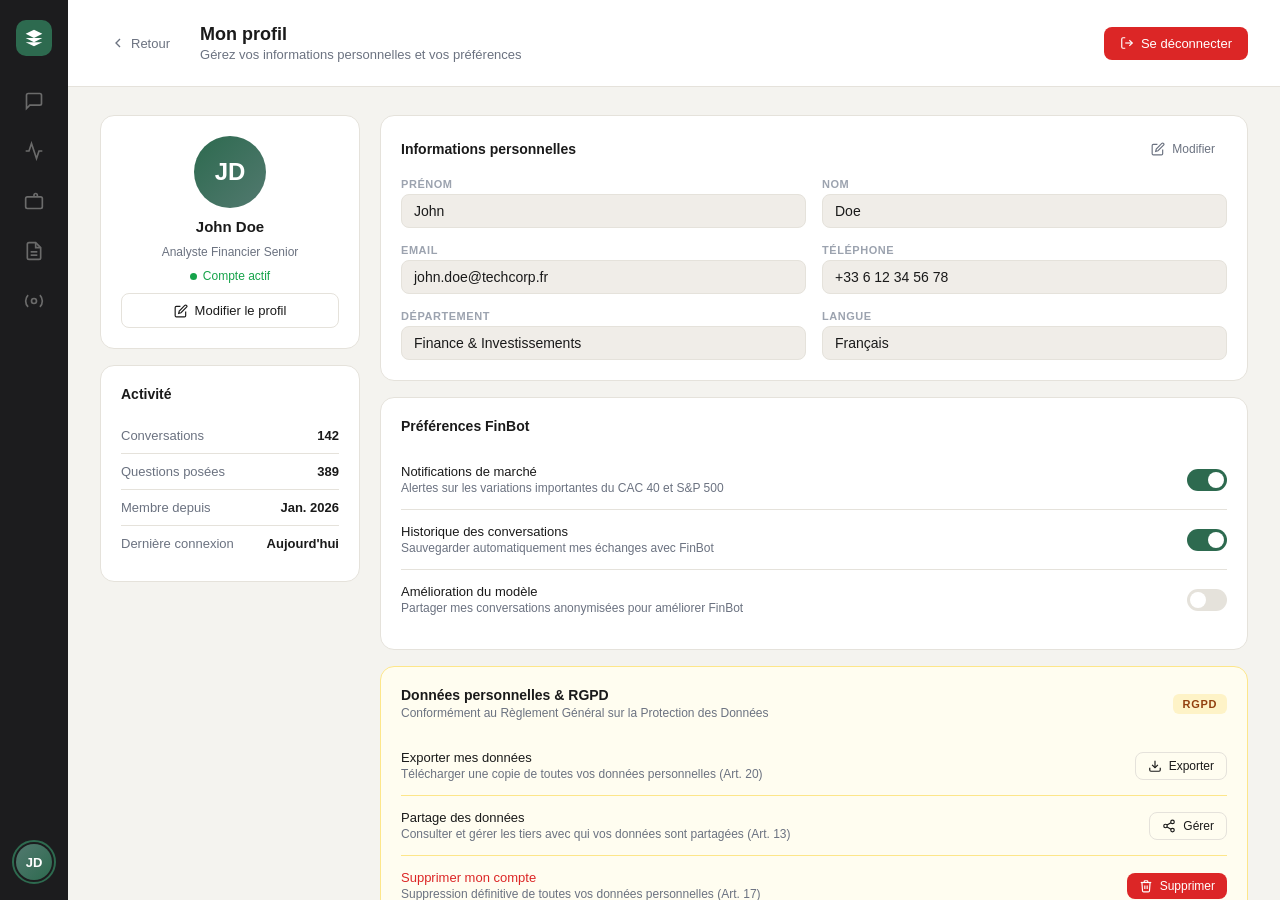
<file: profile.html>
<!DOCTYPE html>
<html lang="fr">
<head>
  <meta charset="UTF-8" />
  <meta name="viewport" content="width=device-width, initial-scale=1.0" />
  <title>TechCorp — Mon profil</title>
  <link rel="stylesheet" href="css/style.css" />
  <link rel="stylesheet" href="css/profile.css" />
</head>
<body>

  <!-- SIDEBAR -->
  <nav class="sidebar">
    <div class="sidebar-logo">
      <svg viewBox="0 0 24 24"><path d="M12 2L2 7l10 5 10-5-10-5zM2 17l10 5 10-5M2 12l10 5 10-5"/></svg>
    </div>
    <div class="sidebar-icon" title="Chat" onclick="window.location.href='index.html'">
      <svg viewBox="0 0 24 24" fill="none" stroke="currentColor" stroke-width="2"><path d="M21 15a2 2 0 0 1-2 2H7l-4 4V5a2 2 0 0 1 2-2h14a2 2 0 0 1 2 2z"/></svg>
    </div>
    <div class="sidebar-icon" title="Marchés">
      <svg viewBox="0 0 24 24" fill="none" stroke="currentColor" stroke-width="2"><polyline points="22 12 18 12 15 21 9 3 6 12 2 12"/></svg>
    </div>
    <div class="sidebar-icon" title="Portefeuille">
      <svg viewBox="0 0 24 24" fill="none" stroke="currentColor" stroke-width="2"><rect x="2" y="7" width="20" height="14" rx="2"/><path d="M16 7V5a2 2 0 0 0-4 0v2"/></svg>
    </div>
    <div class="sidebar-icon" title="Rapports">
      <svg viewBox="0 0 24 24" fill="none" stroke="currentColor" stroke-width="2"><path d="M14 2H6a2 2 0 0 0-2 2v16a2 2 0 0 0 2 2h12a2 2 0 0 0 2-2V8z"/><polyline points="14 2 14 8 20 8"/><line x1="16" y1="13" x2="8" y2="13"/><line x1="16" y1="17" x2="8" y2="17"/></svg>
    </div>
    <div class="sidebar-icon" title="Paramètres">
      <svg viewBox="0 0 24 24" fill="none" stroke="currentColor" stroke-width="2"><circle cx="12" cy="12" r="3"/><path d="M19.07 4.93a10 10 0 0 1 0 14.14M4.93 4.93a10 10 0 0 0 0 14.14"/></svg>
    </div>
    <div class="sidebar-spacer"></div>
    <div class="sidebar-avatar sidebar-avatar--active" title="Mon profil">JD</div>
  </nav>

  <!-- MAIN -->
  <main class="profile-main">

    <!-- HEADER -->
    <header class="profile-header">
      <div class="profile-header-left">
        <a href="index.html" class="back-btn">
          <svg viewBox="0 0 24 24" fill="none" stroke="currentColor" stroke-width="2"><polyline points="15 18 9 12 15 6"/></svg>
          Retour
        </a>
        <div>
          <h1 class="profile-title">Mon profil</h1>
          <p class="profile-subtitle">Gérez vos informations personnelles et vos préférences</p>
        </div>
      </div>
      <button class="btn btn--danger" onclick="openModal('modal-logout')">
        <svg viewBox="0 0 24 24" fill="none" stroke="currentColor" stroke-width="2"><path d="M9 21H5a2 2 0 0 1-2-2V5a2 2 0 0 1 2-2h4"/><polyline points="16 17 21 12 16 7"/><line x1="21" y1="12" x2="9" y2="12"/></svg>
        Se déconnecter
      </button>
    </header>

    <div class="profile-body">

      <!-- COLONNE GAUCHE -->
      <div class="profile-left">

        <!-- Avatar card -->
        <div class="card card--center">
          <div class="avatar-circle">JD</div>
          <div class="avatar-name">John Doe</div>
          <div class="avatar-role">Analyste Financier Senior</div>
          <div class="avatar-badge">
            <span class="status-dot"></span>
            Compte actif
          </div>
          <button class="btn btn--outline btn--full" onclick="openEdit()">
            <svg viewBox="0 0 24 24" fill="none" stroke="currentColor" stroke-width="2"><path d="M11 4H4a2 2 0 0 0-2 2v14a2 2 0 0 0 2 2h14a2 2 0 0 0 2-2v-7"/><path d="M18.5 2.5a2.121 2.121 0 0 1 3 3L12 15l-4 1 1-4 9.5-9.5z"/></svg>
            Modifier le profil
          </button>
        </div>

        <!-- Statistiques -->
        <div class="card">
          <div class="card-title">Activité</div>
          <div class="stat-list">
            <div class="stat-item">
              <span class="stat-label">Conversations</span>
              <span class="stat-value">142</span>
            </div>
            <div class="stat-item">
              <span class="stat-label">Questions posées</span>
              <span class="stat-value">389</span>
            </div>
            <div class="stat-item">
              <span class="stat-label">Membre depuis</span>
              <span class="stat-value">Jan. 2026</span>
            </div>
            <div class="stat-item">
              <span class="stat-label">Dernière connexion</span>
              <span class="stat-value">Aujourd'hui</span>
            </div>
          </div>
        </div>

      </div>

      <!-- COLONNE DROITE -->
      <div class="profile-right">

        <!-- Informations personnelles -->
        <div class="card">
          <div class="card-header">
            <div class="card-title">Informations personnelles</div>
            <button class="btn btn--ghost btn--sm" onclick="openEdit()">
              <svg viewBox="0 0 24 24" fill="none" stroke="currentColor" stroke-width="2"><path d="M11 4H4a2 2 0 0 0-2 2v14a2 2 0 0 0 2 2h14a2 2 0 0 0 2-2v-7"/><path d="M18.5 2.5a2.121 2.121 0 0 1 3 3L12 15l-4 1 1-4 9.5-9.5z"/></svg>
              Modifier
            </button>
          </div>
          <div class="field-grid">
            <div class="field">
              <div class="field-label">Prénom</div>
              <div class="field-value">John</div>
            </div>
            <div class="field">
              <div class="field-label">Nom</div>
              <div class="field-value">Doe</div>
            </div>
            <div class="field">
              <div class="field-label">Email</div>
              <div class="field-value">john.doe@techcorp.fr</div>
            </div>
            <div class="field">
              <div class="field-label">Téléphone</div>
              <div class="field-value">+33 6 12 34 56 78</div>
            </div>
            <div class="field">
              <div class="field-label">Département</div>
              <div class="field-value">Finance & Investissements</div>
            </div>
            <div class="field">
              <div class="field-label">Langue</div>
              <div class="field-value">Français</div>
            </div>
          </div>
        </div>

        <!-- Préférences -->
        <div class="card">
          <div class="card-title">Préférences FinBot</div>
          <div class="pref-list">
            <div class="pref-item">
              <div>
                <div class="pref-label">Notifications de marché</div>
                <div class="pref-sub">Alertes sur les variations importantes du CAC 40 et S&P 500</div>
              </div>
              <label class="toggle">
                <input type="checkbox" checked />
                <span class="toggle-slider"></span>
              </label>
            </div>
            <div class="pref-item">
              <div>
                <div class="pref-label">Historique des conversations</div>
                <div class="pref-sub">Sauvegarder automatiquement mes échanges avec FinBot</div>
              </div>
              <label class="toggle">
                <input type="checkbox" checked />
                <span class="toggle-slider"></span>
              </label>
            </div>
            <div class="pref-item">
              <div>
                <div class="pref-label">Amélioration du modèle</div>
                <div class="pref-sub">Partager mes conversations anonymisées pour améliorer FinBot</div>
              </div>
              <label class="toggle">
                <input type="checkbox" />
                <span class="toggle-slider"></span>
              </label>
            </div>
          </div>
        </div>

        <!-- RGPD -->
        <div class="card card--rgpd">
          <div class="card-header">
            <div>
              <div class="card-title">Données personnelles & RGPD</div>
              <div class="card-sub">Conformément au Règlement Général sur la Protection des Données</div>
            </div>
            <div class="rgpd-badge">RGPD</div>
          </div>
          <div class="rgpd-actions">
            <div class="rgpd-item">
              <div>
                <div class="rgpd-item-title">Exporter mes données</div>
                <div class="rgpd-item-sub">Télécharger une copie de toutes vos données personnelles (Art. 20)</div>
              </div>
              <button class="btn btn--outline btn--sm" onclick="openModal('modal-export')">
                <svg viewBox="0 0 24 24" fill="none" stroke="currentColor" stroke-width="2"><path d="M21 15v4a2 2 0 0 1-2 2H5a2 2 0 0 1-2-2v-4"/><polyline points="7 10 12 15 17 10"/><line x1="12" y1="15" x2="12" y2="3"/></svg>
                Exporter
              </button>
            </div>
            <div class="rgpd-divider"></div>
            <div class="rgpd-item">
              <div>
                <div class="rgpd-item-title">Partage des données</div>
                <div class="rgpd-item-sub">Consulter et gérer les tiers avec qui vos données sont partagées (Art. 13)</div>
              </div>
              <button class="btn btn--outline btn--sm" onclick="openModal('modal-sharing')">
                <svg viewBox="0 0 24 24" fill="none" stroke="currentColor" stroke-width="2"><circle cx="18" cy="5" r="3"/><circle cx="6" cy="12" r="3"/><circle cx="18" cy="19" r="3"/><line x1="8.59" y1="13.51" x2="15.42" y2="17.49"/><line x1="15.41" y1="6.51" x2="8.59" y2="10.49"/></svg>
                Gérer
              </button>
            </div>
            <div class="rgpd-divider"></div>
            <div class="rgpd-item rgpd-item--danger">
              <div>
                <div class="rgpd-item-title rgpd-item-title--danger">Supprimer mon compte</div>
                <div class="rgpd-item-sub">Suppression définitive de toutes vos données personnelles (Art. 17)</div>
              </div>
              <button class="btn btn--danger btn--sm" onclick="openModal('modal-delete')">
                <svg viewBox="0 0 24 24" fill="none" stroke="currentColor" stroke-width="2"><polyline points="3 6 5 6 21 6"/><path d="M19 6l-1 14a2 2 0 0 1-2 2H8a2 2 0 0 1-2-2L5 6"/><path d="M10 11v6"/><path d="M14 11v6"/><path d="M9 6V4a1 1 0 0 1 1-1h4a1 1 0 0 1 1 1v2"/></svg>
                Supprimer
              </button>
            </div>
          </div>
        </div>

      </div>
    </div>
  </main>

  <!-- ── MODALS ── -->

  <!-- Modal : Modifier profil -->
  <div class="modal-overlay" id="modal-edit" onclick="closeOnOverlay(event, 'modal-edit')">
    <div class="modal">
      <div class="modal-header">
        <div class="modal-title">Modifier le profil</div>
        <button class="modal-close" onclick="closeModal('modal-edit')">
          <svg viewBox="0 0 24 24" fill="none" stroke="currentColor" stroke-width="2"><line x1="18" y1="6" x2="6" y2="18"/><line x1="6" y1="6" x2="18" y2="18"/></svg>
        </button>
      </div>
      <div class="modal-body">
        <div class="form-grid">
          <div class="form-field">
            <label>Prénom</label>
            <input type="text" value="John" />
          </div>
          <div class="form-field">
            <label>Nom</label>
            <input type="text" value="Doe" />
          </div>
          <div class="form-field form-field--full">
            <label>Email</label>
            <input type="email" value="john.doe@techcorp.fr" />
          </div>
          <div class="form-field">
            <label>Téléphone</label>
            <input type="tel" value="+33 6 12 34 56 78" />
          </div>
          <div class="form-field">
            <label>Département</label>
            <input type="text" value="Finance & Investissements" />
          </div>
        </div>
      </div>
      <div class="modal-footer">
        <button class="btn btn--ghost" onclick="closeModal('modal-edit')">Annuler</button>
        <button class="btn btn--primary" onclick="closeModal('modal-edit')">Enregistrer</button>
      </div>
    </div>
  </div>

  <!-- Modal : Export données -->
  <div class="modal-overlay" id="modal-export" onclick="closeOnOverlay(event, 'modal-export')">
    <div class="modal">
      <div class="modal-header">
        <div class="modal-title">Exporter mes données</div>
        <button class="modal-close" onclick="closeModal('modal-export')">
          <svg viewBox="0 0 24 24" fill="none" stroke="currentColor" stroke-width="2"><line x1="18" y1="6" x2="6" y2="18"/><line x1="6" y1="6" x2="18" y2="18"/></svg>
        </button>
      </div>
      <div class="modal-body">
        <p class="modal-text">Conformément à l'article 20 du RGPD (droit à la portabilité), vous pouvez télécharger une copie de toutes vos données personnelles stockées sur nos serveurs.</p>
        <div class="export-list">
          <div class="export-item">
            <svg viewBox="0 0 24 24" fill="none" stroke="currentColor" stroke-width="2"><path d="M14 2H6a2 2 0 0 0-2 2v16a2 2 0 0 0 2 2h12a2 2 0 0 0 2-2V8z"/></svg>
            Informations du compte
          </div>
          <div class="export-item">
            <svg viewBox="0 0 24 24" fill="none" stroke="currentColor" stroke-width="2"><path d="M21 15a2 2 0 0 1-2 2H7l-4 4V5a2 2 0 0 1 2-2h14a2 2 0 0 1 2 2z"/></svg>
            Historique des conversations (142)
          </div>
          <div class="export-item">
            <svg viewBox="0 0 24 24" fill="none" stroke="currentColor" stroke-width="2"><circle cx="12" cy="12" r="3"/></svg>
            Préférences et paramètres
          </div>
        </div>
        <p class="modal-notice">Vous recevrez un email avec le lien de téléchargement sous 24h.</p>
      </div>
      <div class="modal-footer">
        <button class="btn btn--ghost" onclick="closeModal('modal-export')">Annuler</button>
        <button class="btn btn--primary" onclick="closeModal('modal-export')">Demander l'export</button>
      </div>
    </div>
  </div>

  <!-- Modal : Partage données -->
  <div class="modal-overlay" id="modal-sharing" onclick="closeOnOverlay(event, 'modal-sharing')">
    <div class="modal">
      <div class="modal-header">
        <div class="modal-title">Partage des données</div>
        <button class="modal-close" onclick="closeModal('modal-sharing')">
          <svg viewBox="0 0 24 24" fill="none" stroke="currentColor" stroke-width="2"><line x1="18" y1="6" x2="6" y2="18"/><line x1="6" y1="6" x2="18" y2="18"/></svg>
        </button>
      </div>
      <div class="modal-body">
        <p class="modal-text">Conformément à l'article 13 du RGPD, voici les tiers avec qui vos données peuvent être partagées :</p>
        <div class="sharing-list">
          <div class="sharing-item">
            <div>
              <div class="sharing-name">TechCorp Industries</div>
              <div class="sharing-purpose">Hébergement et traitement des données</div>
            </div>
            <span class="sharing-tag sharing-tag--required">Requis</span>
          </div>
          <div class="sharing-item">
            <div>
              <div class="sharing-name">Amélioration du modèle FinBot</div>
              <div class="sharing-purpose">Conversations anonymisées pour l'entraînement</div>
            </div>
            <label class="toggle">
              <input type="checkbox" />
              <span class="toggle-slider"></span>
            </label>
          </div>
          <div class="sharing-item">
            <div>
              <div class="sharing-name">Analyses statistiques internes</div>
              <div class="sharing-purpose">Amélioration des performances de la plateforme</div>
            </div>
            <label class="toggle">
              <input type="checkbox" checked />
              <span class="toggle-slider"></span>
            </label>
          </div>
        </div>
      </div>
      <div class="modal-footer">
        <button class="btn btn--ghost" onclick="closeModal('modal-sharing')">Fermer</button>
        <button class="btn btn--primary" onclick="closeModal('modal-sharing')">Enregistrer</button>
      </div>
    </div>
  </div>

  <!-- Modal : Déconnexion -->
  <div class="modal-overlay" id="modal-logout" onclick="closeOnOverlay(event, 'modal-logout')">
    <div class="modal modal--sm">
      <div class="modal-header">
        <div class="modal-title">Se déconnecter</div>
        <button class="modal-close" onclick="closeModal('modal-logout')">
          <svg viewBox="0 0 24 24" fill="none" stroke="currentColor" stroke-width="2"><line x1="18" y1="6" x2="6" y2="18"/><line x1="6" y1="6" x2="18" y2="18"/></svg>
        </button>
      </div>
      <div class="modal-body">
        <p class="modal-text">Êtes-vous sûr de vouloir vous déconnecter de votre session TechCorp ?</p>
      </div>
      <div class="modal-footer">
        <button class="btn btn--ghost" onclick="closeModal('modal-logout')">Annuler</button>
        <button class="btn btn--danger" onclick="closeModal('modal-logout')">Se déconnecter</button>
      </div>
    </div>
  </div>

  <!-- Modal : Suppression compte -->
  <div class="modal-overlay" id="modal-delete" onclick="closeOnOverlay(event, 'modal-delete')">
    <div class="modal modal--sm">
      <div class="modal-header modal-header--danger">
        <div class="modal-title">Supprimer mon compte</div>
        <button class="modal-close" onclick="closeModal('modal-delete')">
          <svg viewBox="0 0 24 24" fill="none" stroke="currentColor" stroke-width="2"><line x1="18" y1="6" x2="6" y2="18"/><line x1="6" y1="6" x2="18" y2="18"/></svg>
        </button>
      </div>
      <div class="modal-body">
        <p class="modal-text">Cette action est <strong>irréversible</strong>. Toutes vos données personnelles, conversations et préférences seront définitivement supprimées conformément à l'article 17 du RGPD (droit à l'effacement).</p>
        <div class="delete-confirm">
          <label class="form-field">
            <span>Tapez <strong>SUPPRIMER</strong> pour confirmer</span>
            <input type="text" placeholder="SUPPRIMER" id="delete-confirm-input" oninput="checkDeleteConfirm()" />
          </label>
        </div>
      </div>
      <div class="modal-footer">
        <button class="btn btn--ghost" onclick="closeModal('modal-delete')">Annuler</button>
        <button class="btn btn--danger" id="delete-confirm-btn" disabled onclick="closeModal('modal-delete')">Supprimer définitivement</button>
      </div>
    </div>
  </div>

  <script>
    function openModal(id) {
      document.getElementById(id).classList.add('modal-overlay--open');
    }

    function closeModal(id) {
      document.getElementById(id).classList.remove('modal-overlay--open');
    }

    function closeOnOverlay(e, id) {
      if (e.target === e.currentTarget) closeModal(id);
    }

    function openEdit() {
      openModal('modal-edit');
    }

    function checkDeleteConfirm() {
      const val = document.getElementById('delete-confirm-input').value;
      document.getElementById('delete-confirm-btn').disabled = val !== 'SUPPRIMER';
    }

    document.addEventListener('keydown', e => {
      if (e.key === 'Escape') {
        document.querySelectorAll('.modal-overlay--open').forEach(m => m.classList.remove('modal-overlay--open'));
      }
    });
  </script>
</body>
</html>
</file>
<file: css/style.css>
* { margin: 0; padding: 0; box-sizing: border-box; }

:root {
  --bg: #f4f3ef;
  --surface: #ffffff;
  --surface-2: #f0ede8;
  --border: #e5e2db;
  --accent: #2d6a4f;
  --accent-light: #d8ede3;
  --accent-muted: #52796f;
  --text: #1a1a1a;
  --text-muted: #6b7280;
  --text-light: #9ca3af;
  --sidebar-bg: #1c1c1e;
  --sidebar-text: #e5e5e5;
  --sidebar-muted: #6b6b6b;
  --sidebar-active: #2d6a4f;
  --positive: #16a34a;
  --negative: #dc2626;
  --radius: 14px;
  --radius-sm: 8px;
}

body {
  font-family: -apple-system, BlinkMacSystemFont, 'Segoe UI', sans-serif;
  background: var(--bg);
  color: var(--text);
  height: 100vh;
  display: flex;
  overflow: hidden;
}

/* ── SIDEBAR ── */
.sidebar {
  width: 68px;
  background: var(--sidebar-bg);
  display: flex;
  flex-direction: column;
  align-items: center;
  padding: 20px 0;
  gap: 8px;
  flex-shrink: 0;
  z-index: 10;
}

.sidebar-logo {
  width: 36px;
  height: 36px;
  background: var(--accent);
  border-radius: 10px;
  display: flex;
  align-items: center;
  justify-content: center;
  margin-bottom: 16px;
}

.sidebar-logo svg { width: 20px; height: 20px; fill: white; }

.sidebar-icon {
  width: 42px;
  height: 42px;
  border-radius: 12px;
  display: flex;
  align-items: center;
  justify-content: center;
  cursor: pointer;
  transition: background 0.15s;
  color: var(--sidebar-muted);
  position: relative;
}

.sidebar-icon:hover { background: #2a2a2c; color: var(--sidebar-text); }
.sidebar-icon.active { background: var(--sidebar-active); color: white; }
.sidebar-icon svg { width: 20px; height: 20px; }

.sidebar-spacer { flex: 1; }

.sidebar-avatar {
  width: 36px;
  height: 36px;
  border-radius: 50%;
  background: linear-gradient(135deg, #52796f, #2d6a4f);
  display: flex;
  align-items: center;
  justify-content: center;
  font-weight: 600;
  font-size: 13px;
  color: white;
  cursor: pointer;
}

/* ── HISTORY PANEL ── */
.history-panel {
  width: 260px;
  background: var(--surface);
  border-right: 1px solid var(--border);
  display: flex;
  flex-direction: column;
  flex-shrink: 0;
}

.history-header {
  padding: 20px 18px 14px;
  border-bottom: 1px solid var(--border);
}

.history-header h2 {
  font-size: 15px;
  font-weight: 600;
  color: var(--text);
  margin-bottom: 12px;
}

.new-chat-btn {
  width: 100%;
  padding: 9px 14px;
  background: var(--accent);
  color: white;
  border: none;
  border-radius: var(--radius-sm);
  font-size: 13px;
  font-weight: 500;
  cursor: pointer;
  display: flex;
  align-items: center;
  gap: 7px;
  transition: background 0.15s;
}

.new-chat-btn:hover { background: #245c43; }
.new-chat-btn svg { width: 14px; height: 14px; }

.history-search {
  padding: 12px 18px;
  border-bottom: 1px solid var(--border);
}

.history-search input {
  width: 100%;
  padding: 8px 12px;
  background: var(--surface-2);
  border: 1px solid var(--border);
  border-radius: var(--radius-sm);
  font-size: 13px;
  color: var(--text);
  outline: none;
}

.history-search input::placeholder { color: var(--text-light); }
.history-search input:focus { border-color: var(--accent-muted); }

.history-list { flex: 1; overflow-y: auto; padding: 10px; }

.history-group-label--spaced { margin-top: 10px; }

.history-empty {
  font-size: 12px;
  color: var(--text-light);
  text-align: center;
  padding: 24px 12px;
}

.history-group-label {
  font-size: 11px;
  font-weight: 600;
  text-transform: uppercase;
  letter-spacing: 0.06em;
  color: var(--text-light);
  padding: 8px 8px 4px;
}

.history-item {
  padding: 9px 10px;
  border-radius: var(--radius-sm);
  cursor: pointer;
  transition: background 0.12s;
  margin-bottom: 2px;
}

.history-item:hover { background: var(--surface-2); }
.history-item.active { background: var(--accent-light); }

.history-item-title {
  font-size: 13px;
  font-weight: 500;
  color: var(--text);
  white-space: nowrap;
  overflow: hidden;
  text-overflow: ellipsis;
}

.history-item.active .history-item-title { color: var(--accent); }

.history-item-meta {
  font-size: 11px;
  color: var(--text-light);
  margin-top: 2px;
}

/* ── MAIN AREA ── */
.main {
  flex: 1;
  display: flex;
  flex-direction: column;
  min-width: 0;
}

/* ── TOPBAR ── */
.topbar {
  height: 64px;
  background: var(--surface);
  border-bottom: 1px solid var(--border);
  display: flex;
  align-items: center;
  padding: 0 24px;
  gap: 16px;
  flex-shrink: 0;
}

.topbar-bot {
  display: flex;
  align-items: center;
  gap: 10px;
}

.bot-avatar {
  width: 36px;
  height: 36px;
  background: linear-gradient(135deg, #2d6a4f, #52796f);
  border-radius: 10px;
  display: flex;
  align-items: center;
  justify-content: center;
  position: relative;
}

.bot-avatar svg { width: 18px; height: 18px; fill: white; }

.bot-status-dot {
  position: absolute;
  bottom: -2px;
  right: -2px;
  width: 9px;
  height: 9px;
  background: #22c55e;
  border-radius: 50%;
  border: 2px solid var(--surface);
}

.bot-info { display: flex; flex-direction: column; }
.bot-name { font-size: 14px; font-weight: 600; }
.bot-status { font-size: 11px; color: var(--positive); }

.topbar-spacer { flex: 1; }

/* KPI ticker */
.kpi-ticker {
  display: flex;
  gap: 20px;
}

.kpi-item {
  display: flex;
  flex-direction: column;
  align-items: flex-end;
}

.kpi-label { font-size: 10px; color: var(--text-light); font-weight: 500; letter-spacing: 0.04em; }
.kpi-value { font-size: 13px; font-weight: 600; }
.kpi-change { font-size: 10px; font-weight: 500; }
.kpi-change.up { color: var(--positive); }
.kpi-change.down { color: var(--negative); }

.topbar-date { font-size: 12px; color: var(--text-light); }

.topbar-divider {
  width: 1px;
  height: 28px;
  background: var(--border);
  margin: 0 4px;
}

/* ── CHAT AREA ── */
.chat-area {
  flex: 1;
  overflow-y: auto;
  padding: 28px 32px;
  display: flex;
  flex-direction: column;
  gap: 20px;
}

/* Welcome state */
.welcome {
  display: flex;
  flex-direction: column;
  align-items: center;
  justify-content: center;
  flex: 1;
  gap: 20px;
  padding: 40px;
  text-align: center;
}

.welcome-icon {
  width: 56px;
  height: 56px;
  background: var(--accent-light);
  border-radius: 16px;
  display: flex;
  align-items: center;
  justify-content: center;
}

.welcome-icon svg { width: 28px; height: 28px; fill: var(--accent); }

.welcome h1 {
  font-size: 22px;
  font-weight: 700;
  color: var(--text);
}

.welcome p {
  font-size: 14px;
  color: var(--text-muted);
  max-width: 380px;
  line-height: 1.6;
}

.suggestion-grid {
  display: grid;
  grid-template-columns: 1fr 1fr;
  gap: 10px;
  max-width: 600px;
  width: 100%;
  margin-top: 8px;
}

.suggestion-card {
  background: var(--surface);
  border: 1px solid var(--border);
  border-radius: var(--radius);
  padding: 14px 16px;
  cursor: pointer;
  text-align: left;
  transition: border-color 0.15s, box-shadow 0.15s;
}

.suggestion-card:hover {
  border-color: var(--accent-muted);
  box-shadow: 0 2px 12px rgba(0, 0, 0, 0.06);
}

.suggestion-card-icon { font-size: 18px; margin-bottom: 6px; }
.suggestion-card-text { font-size: 13px; font-weight: 500; color: var(--text); line-height: 1.4; }
.suggestion-card-sub { font-size: 11px; color: var(--text-light); margin-top: 3px; }

/* Messages */
.message-row {
  display: flex;
  gap: 12px;
  align-items: flex-start;
}

.message-row.user { flex-direction: row-reverse; }

.msg-avatar {
  width: 32px;
  height: 32px;
  border-radius: 9px;
  flex-shrink: 0;
  display: flex;
  align-items: center;
  justify-content: center;
  font-size: 12px;
  font-weight: 600;
}

.msg-avatar.bot {
  background: linear-gradient(135deg, #2d6a4f, #52796f);
  color: white;
}

.msg-avatar.user {
  background: var(--surface-2);
  color: var(--text-muted);
  border: 1px solid var(--border);
}

.msg-avatar svg { width: 15px; height: 15px; }

.message-bubble {
  max-width: 68%;
  padding: 12px 16px;
  border-radius: var(--radius);
  font-size: 14px;
  line-height: 1.6;
}

.message-row.bot .message-bubble {
  background: var(--surface);
  border: 1px solid var(--border);
  color: var(--text);
  border-top-left-radius: 4px;
}

.message-row.user .message-bubble {
  background: var(--accent);
  color: white;
  border-top-right-radius: 4px;
}

.message-time {
  font-size: 10px;
  color: var(--text-light);
  margin-top: 4px;
  padding: 0 4px;
}

.message-row.user .message-time { text-align: right; }

.typing-indicator {
  display: flex;
  gap: 4px;
  align-items: center;
  padding: 14px 16px;
}

.typing-dot {
  width: 7px;
  height: 7px;
  background: var(--text-light);
  border-radius: 50%;
  animation: bounce 1.2s infinite;
}

.typing-dot:nth-child(2) { animation-delay: 0.2s; }
.typing-dot:nth-child(3) { animation-delay: 0.4s; }

@keyframes bounce {
  0%, 60%, 100% { transform: translateY(0); }
  30% { transform: translateY(-5px); }
}

/* ── INPUT ZONE ── */
.input-zone {
  padding: 16px 24px 20px;
  background: var(--surface);
  border-top: 1px solid var(--border);
  flex-shrink: 0;
}

.input-suggestions {
  display: flex;
  gap: 8px;
  margin-bottom: 10px;
  flex-wrap: wrap;
}

.chip {
  padding: 5px 12px;
  background: var(--surface-2);
  border: 1px solid var(--border);
  border-radius: 20px;
  font-size: 12px;
  color: var(--text-muted);
  cursor: pointer;
  transition: all 0.12s;
  white-space: nowrap;
}

.chip:hover {
  background: var(--accent-light);
  border-color: var(--accent-muted);
  color: var(--accent);
}

.input-row {
  display: flex;
  gap: 10px;
  align-items: flex-end;
}

.input-wrapper {
  flex: 1;
  background: var(--surface-2);
  border: 1px solid var(--border);
  border-radius: var(--radius);
  display: flex;
  align-items: flex-end;
  padding: 10px 14px;
  gap: 10px;
  transition: border-color 0.15s;
}

.input-wrapper:focus-within { border-color: var(--accent-muted); }

#chat-input {
  flex: 1;
  background: none;
  border: none;
  outline: none;
  font-size: 14px;
  color: var(--text);
  resize: none;
  max-height: 120px;
  line-height: 1.5;
  font-family: inherit;
}

#chat-input::placeholder { color: var(--text-light); }

.send-btn {
  width: 36px;
  height: 36px;
  background: var(--accent);
  border: none;
  border-radius: 9px;
  cursor: pointer;
  display: flex;
  align-items: center;
  justify-content: center;
  transition: background 0.15s;
  flex-shrink: 0;
}

.send-btn:hover { background: #245c43; }
.send-btn:disabled { background: var(--border); cursor: default; }
.send-btn svg { width: 16px; height: 16px; fill: white; }

.input-footer {
  font-size: 11px;
  color: var(--text-light);
  margin-top: 8px;
  text-align: center;
}

/* ── WIP PAGE ── */
.wip-screen {
  display: flex;
  flex-direction: column;
  align-items: center;
  justify-content: center;
  flex: 1;
  gap: 24px;
  padding: 40px;
  text-align: center;
}

.wip-chart {
  display: flex;
  align-items: flex-end;
  gap: 6px;
  height: 64px;
}

.wip-bar {
  width: 10px;
  background: var(--accent);
  border-radius: 4px 4px 0 0;
  opacity: 0.85;
  animation: wip-grow 1.4s ease-in-out infinite alternate;
}

.wip-bar:nth-child(1) { animation-delay: 0s;    --h: 30%; }
.wip-bar:nth-child(2) { animation-delay: 0.15s; --h: 70%; }
.wip-bar:nth-child(3) { animation-delay: 0.30s; --h: 45%; }
.wip-bar:nth-child(4) { animation-delay: 0.45s; --h: 90%; }
.wip-bar:nth-child(5) { animation-delay: 0.60s; --h: 55%; }
.wip-bar:nth-child(6) { animation-delay: 0.75s; --h: 80%; }
.wip-bar:nth-child(7) { animation-delay: 0.90s; --h: 35%; }

@keyframes wip-grow {
  from { height: calc(var(--h) * 0.3); opacity: 0.4; }
  to   { height: var(--h);             opacity: 1; }
}

.wip-title {
  font-size: 20px;
  font-weight: 700;
  color: var(--text);
}

.wip-sub {
  font-size: 14px;
  color: var(--text-muted);
  max-width: 360px;
  line-height: 1.65;
}

.wip-badge {
  display: inline-flex;
  align-items: center;
  gap: 6px;
  padding: 6px 14px;
  background: var(--accent-light);
  color: var(--accent);
  border-radius: 20px;
  font-size: 12px;
  font-weight: 600;
}

.wip-dot {
  width: 7px;
  height: 7px;
  background: var(--accent);
  border-radius: 50%;
  animation: wip-pulse 1.2s ease-in-out infinite;
}

@keyframes wip-pulse {
  0%, 100% { transform: scale(1); opacity: 1; }
  50%       { transform: scale(1.5); opacity: 0.5; }
}

/* ── MARKDOWN DANS LES BULLES ── */
.message-bubble p { margin-bottom: 8px; }
.message-bubble p:last-child { margin-bottom: 0; }
.message-bubble ul, .message-bubble ol { padding-left: 18px; margin-bottom: 8px; }
.message-bubble li { margin-bottom: 4px; }
.message-bubble strong { font-weight: 600; }
.message-bubble em { font-style: italic; }
.message-bubble code {
  background: rgba(0,0,0,0.07);
  padding: 1px 5px;
  border-radius: 4px;
  font-family: monospace;
  font-size: 12px;
}
.message-bubble pre {
  background: rgba(0,0,0,0.06);
  padding: 10px 12px;
  border-radius: 8px;
  overflow-x: auto;
  margin: 8px 0;
}
.message-bubble pre code { background: none; padding: 0; }
.message-bubble h1, .message-bubble h2, .message-bubble h3 {
  font-weight: 600;
  margin-bottom: 6px;
  margin-top: 10px;
}
.message-bubble h1 { font-size: 16px; }
.message-bubble h2 { font-size: 15px; }
.message-bubble h3 { font-size: 14px; }
.message-bubble blockquote {
  border-left: 3px solid var(--border);
  padding-left: 10px;
  color: var(--text-muted);
  margin: 6px 0;
}
.message-row.user .message-bubble code { background: rgba(255,255,255,0.2); }
.message-row.user .message-bubble pre { background: rgba(255,255,255,0.15); }
.message-row.user .message-bubble blockquote { border-color: rgba(255,255,255,0.4); color: rgba(255,255,255,0.8); }

/* ── SCROLLBAR ── */
::-webkit-scrollbar { width: 4px; }
::-webkit-scrollbar-track { background: transparent; }
::-webkit-scrollbar-thumb { background: var(--border); border-radius: 4px; }
</file>
<file: css/profile.css>
/* ── LAYOUT ── */
.profile-main {
  flex: 1;
  display: flex;
  flex-direction: column;
  overflow-y: auto;
  background: var(--bg);
}

.profile-header {
  display: flex;
  align-items: center;
  justify-content: space-between;
  padding: 24px 32px;
  background: var(--surface);
  border-bottom: 1px solid var(--border);
  flex-shrink: 0;
}

.profile-header-left {
  display: flex;
  align-items: center;
  gap: 20px;
}

.profile-title {
  font-size: 18px;
  font-weight: 700;
  color: var(--text);
}

.profile-subtitle {
  font-size: 13px;
  color: var(--text-muted);
  margin-top: 2px;
}

.back-btn {
  display: flex;
  align-items: center;
  gap: 5px;
  font-size: 13px;
  color: var(--text-muted);
  text-decoration: none;
  padding: 6px 10px;
  border-radius: var(--radius-sm);
  transition: background 0.12s, color 0.12s;
}

.back-btn:hover { background: var(--surface-2); color: var(--text); }
.back-btn svg { width: 16px; height: 16px; }

.profile-body {
  display: grid;
  grid-template-columns: 260px 1fr;
  gap: 20px;
  padding: 28px 32px;
  align-items: start;
}

.profile-left { display: flex; flex-direction: column; gap: 16px; }
.profile-right { display: flex; flex-direction: column; gap: 16px; }

/* ── CARDS ── */
.card {
  background: var(--surface);
  border: 1px solid var(--border);
  border-radius: var(--radius);
  padding: 20px;
}

.card--center { display: flex; flex-direction: column; align-items: center; text-align: center; gap: 10px; }

.card--rgpd { border-color: #fde68a; background: #fffdf0; }

.card-header {
  display: flex;
  align-items: center;
  justify-content: space-between;
  margin-bottom: 16px;
}

.card-title {
  font-size: 14px;
  font-weight: 600;
  color: var(--text);
  margin-bottom: 16px;
}

.card-header .card-title { margin-bottom: 0; }

.card-sub {
  font-size: 12px;
  color: var(--text-muted);
  margin-top: 3px;
}

/* ── AVATAR ── */
.avatar-circle {
  width: 72px;
  height: 72px;
  border-radius: 50%;
  background: linear-gradient(135deg, #2d6a4f, #52796f);
  display: flex;
  align-items: center;
  justify-content: center;
  font-size: 24px;
  font-weight: 700;
  color: white;
}

.avatar-name { font-size: 15px; font-weight: 600; color: var(--text); }
.avatar-role { font-size: 12px; color: var(--text-muted); }

.avatar-badge {
  display: flex;
  align-items: center;
  gap: 6px;
  font-size: 12px;
  color: var(--positive);
  font-weight: 500;
}

.status-dot {
  width: 7px;
  height: 7px;
  background: var(--positive);
  border-radius: 50%;
}

/* ── STATS ── */
.stat-list { display: flex; flex-direction: column; gap: 0; }

.stat-item {
  display: flex;
  justify-content: space-between;
  align-items: center;
  padding: 10px 0;
  border-bottom: 1px solid var(--border);
}

.stat-item:last-child { border-bottom: none; }

.stat-label { font-size: 13px; color: var(--text-muted); }
.stat-value { font-size: 13px; font-weight: 600; color: var(--text); }

/* ── FIELD GRID ── */
.field-grid {
  display: grid;
  grid-template-columns: 1fr 1fr;
  gap: 16px;
}

.field { display: flex; flex-direction: column; gap: 4px; }

.field-label {
  font-size: 11px;
  font-weight: 600;
  text-transform: uppercase;
  letter-spacing: 0.05em;
  color: var(--text-light);
}

.field-value {
  font-size: 14px;
  color: var(--text);
  padding: 8px 12px;
  background: var(--surface-2);
  border-radius: var(--radius-sm);
  border: 1px solid var(--border);
}

/* ── TOGGLE ── */
.toggle { position: relative; display: inline-block; width: 40px; height: 22px; flex-shrink: 0; }
.toggle input { opacity: 0; width: 0; height: 0; }

.toggle-slider {
  position: absolute;
  inset: 0;
  background: var(--border);
  border-radius: 22px;
  cursor: pointer;
  transition: background 0.2s;
}

.toggle-slider::before {
  content: '';
  position: absolute;
  width: 16px;
  height: 16px;
  left: 3px;
  top: 3px;
  background: white;
  border-radius: 50%;
  transition: transform 0.2s;
}

.toggle input:checked + .toggle-slider { background: var(--accent); }
.toggle input:checked + .toggle-slider::before { transform: translateX(18px); }

/* ── PREFERENCES ── */
.pref-list { display: flex; flex-direction: column; gap: 0; }

.pref-item {
  display: flex;
  align-items: center;
  justify-content: space-between;
  gap: 16px;
  padding: 14px 0;
  border-bottom: 1px solid var(--border);
}

.pref-item:last-child { border-bottom: none; }

.pref-label { font-size: 13px; font-weight: 500; color: var(--text); }
.pref-sub { font-size: 12px; color: var(--text-muted); margin-top: 2px; }

/* ── RGPD ── */
.rgpd-badge {
  padding: 4px 10px;
  background: #fef3c7;
  color: #92400e;
  border-radius: 6px;
  font-size: 11px;
  font-weight: 700;
  letter-spacing: 0.06em;
  flex-shrink: 0;
}

.rgpd-actions { display: flex; flex-direction: column; gap: 0; }

.rgpd-item {
  display: flex;
  align-items: center;
  justify-content: space-between;
  gap: 16px;
  padding: 14px 0;
}

.rgpd-divider { height: 1px; background: #fde68a; }

.rgpd-item-title { font-size: 13px; font-weight: 500; color: var(--text); }
.rgpd-item-title--danger { color: var(--negative); }
.rgpd-item-sub { font-size: 12px; color: var(--text-muted); margin-top: 2px; }

/* ── BOUTONS ── */
.btn {
  display: inline-flex;
  align-items: center;
  gap: 7px;
  padding: 9px 16px;
  border-radius: var(--radius-sm);
  font-size: 13px;
  font-weight: 500;
  cursor: pointer;
  border: none;
  transition: all 0.15s;
  white-space: nowrap;
}

.btn svg { width: 14px; height: 14px; flex-shrink: 0; }

.btn--primary { background: var(--accent); color: white; }
.btn--primary:hover { background: #245c43; }

.btn--outline { background: transparent; border: 1px solid var(--border); color: var(--text); }
.btn--outline:hover { background: var(--surface-2); }

.btn--ghost { background: transparent; color: var(--text-muted); }
.btn--ghost:hover { background: var(--surface-2); color: var(--text); }

.btn--danger { background: var(--negative); color: white; }
.btn--danger:hover { background: #b91c1c; }
.btn--danger:disabled { background: var(--border); color: var(--text-light); cursor: default; }

.btn--sm { padding: 6px 12px; font-size: 12px; }
.btn--full { width: 100%; justify-content: center; }

/* ── MODALS ── */
.modal-overlay {
  display: none;
  position: fixed;
  inset: 0;
  background: rgba(0, 0, 0, 0.4);
  z-index: 100;
  align-items: center;
  justify-content: center;
  backdrop-filter: blur(2px);
}

.modal-overlay--open { display: flex; }

.modal {
  background: var(--surface);
  border-radius: var(--radius);
  width: 100%;
  max-width: 520px;
  box-shadow: 0 20px 60px rgba(0, 0, 0, 0.15);
  animation: modal-in 0.18s ease;
}

.modal--sm { max-width: 400px; }

@keyframes modal-in {
  from { transform: translateY(12px); opacity: 0; }
  to   { transform: translateY(0);    opacity: 1; }
}

.modal-header {
  display: flex;
  align-items: center;
  justify-content: space-between;
  padding: 18px 20px;
  border-bottom: 1px solid var(--border);
}

.modal-header--danger { border-bottom-color: #fecaca; }

.modal-title { font-size: 15px; font-weight: 600; }

.modal-close {
  background: none;
  border: none;
  cursor: pointer;
  color: var(--text-muted);
  padding: 4px;
  border-radius: 6px;
  display: flex;
  transition: background 0.12s;
}

.modal-close:hover { background: var(--surface-2); color: var(--text); }
.modal-close svg { width: 16px; height: 16px; }

.modal-body { padding: 20px; display: flex; flex-direction: column; gap: 16px; }

.modal-text { font-size: 14px; color: var(--text-muted); line-height: 1.6; }

.modal-notice {
  font-size: 12px;
  color: var(--text-light);
  background: var(--surface-2);
  padding: 10px 12px;
  border-radius: var(--radius-sm);
}

.modal-footer {
  display: flex;
  justify-content: flex-end;
  gap: 8px;
  padding: 14px 20px;
  border-top: 1px solid var(--border);
}

/* ── FORM ── */
.form-grid {
  display: grid;
  grid-template-columns: 1fr 1fr;
  gap: 14px;
}

.form-field { display: flex; flex-direction: column; gap: 6px; }
.form-field--full { grid-column: 1 / -1; }

.form-field label, .form-field span { font-size: 12px; font-weight: 500; color: var(--text-muted); }

.form-field input {
  padding: 9px 12px;
  background: var(--surface-2);
  border: 1px solid var(--border);
  border-radius: var(--radius-sm);
  font-size: 13px;
  color: var(--text);
  outline: none;
  font-family: inherit;
  transition: border-color 0.15s;
}

.form-field input:focus { border-color: var(--accent-muted); }

/* ── EXPORT ── */
.export-list { display: flex; flex-direction: column; gap: 8px; }

.export-item {
  display: flex;
  align-items: center;
  gap: 10px;
  padding: 10px 12px;
  background: var(--surface-2);
  border-radius: var(--radius-sm);
  font-size: 13px;
  color: var(--text);
}

.export-item svg { width: 15px; height: 15px; color: var(--accent); flex-shrink: 0; }

/* ── SHARING ── */
.sharing-list { display: flex; flex-direction: column; gap: 0; }

.sharing-item {
  display: flex;
  align-items: center;
  justify-content: space-between;
  gap: 16px;
  padding: 12px 0;
  border-bottom: 1px solid var(--border);
}

.sharing-item:last-child { border-bottom: none; }

.sharing-name { font-size: 13px; font-weight: 500; color: var(--text); }
.sharing-purpose { font-size: 12px; color: var(--text-muted); margin-top: 2px; }

.sharing-tag {
  padding: 3px 9px;
  border-radius: 12px;
  font-size: 11px;
  font-weight: 600;
  flex-shrink: 0;
}

.sharing-tag--required { background: var(--surface-2); color: var(--text-muted); }

/* ── DELETE CONFIRM ── */
.delete-confirm { margin-top: 4px; }

/* ── SIDEBAR AVATAR ACTIF ── */
.sidebar-avatar--active {
  outline: 2px solid var(--accent);
  outline-offset: 2px;
}
</file>
